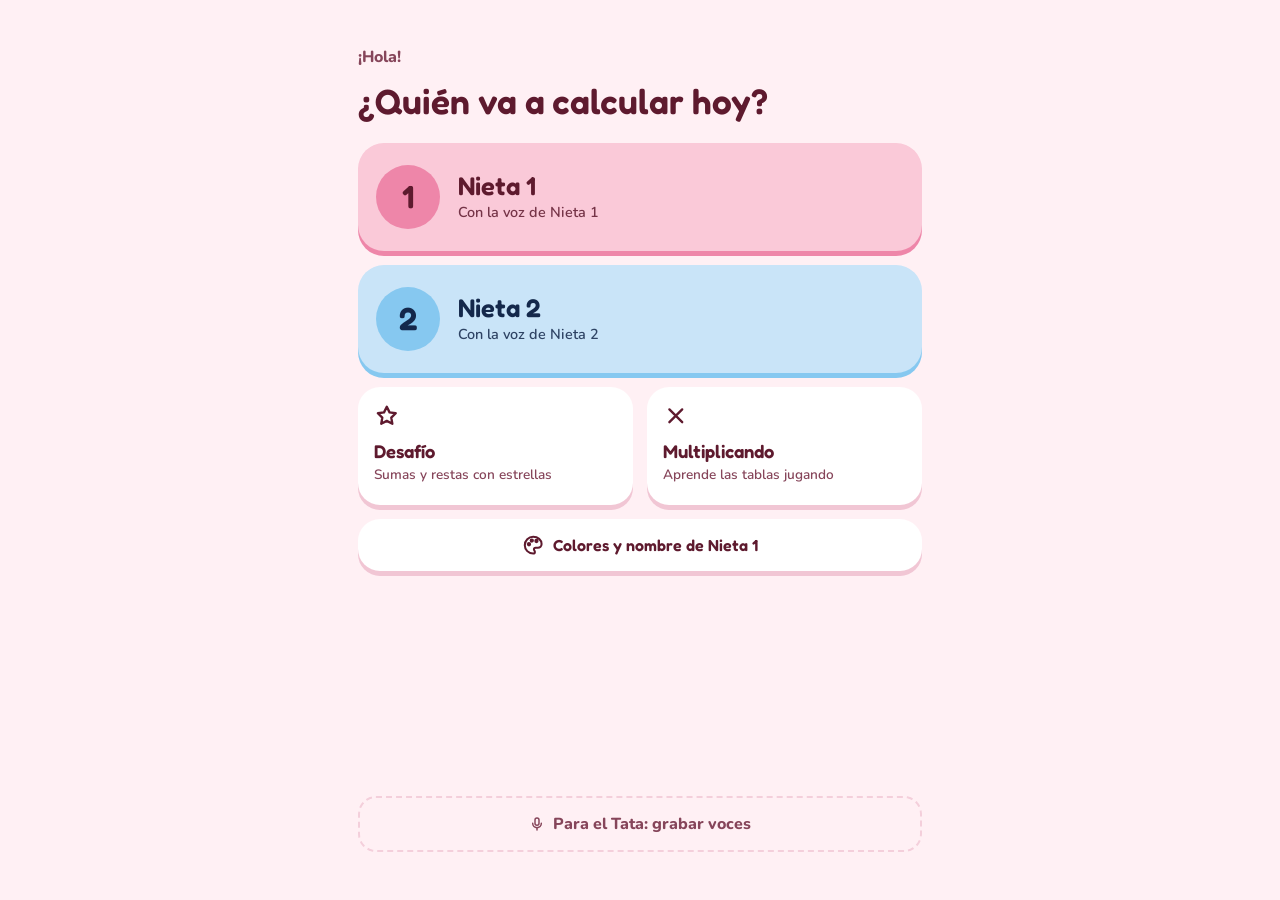
<file: index.html>
<!doctype html>
<html lang="es-CL" data-perfil="nieta1">
<head>
  <meta charset="utf-8">
  <meta name="viewport" content="width=device-width, initial-scale=1, viewport-fit=cover">
  <title>Calculadora de las nietas</title>
  <meta name="description" content="Calculadora que habla con la voz de cada nieta, y ayuda a aprender las tablas.">
  <meta name="theme-color" content="#FFF0F4">
  <meta name="apple-mobile-web-app-capable" content="yes">
  <meta name="mobile-web-app-capable" content="yes">
  <meta name="apple-mobile-web-app-title" content="Calculadora">
  <meta name="apple-mobile-web-app-status-bar-style" content="default">
  <link rel="manifest" href="manifest.webmanifest">
  <link rel="icon" href="iconos/icono.svg" type="image/svg+xml">
  <link rel="apple-touch-icon" href="iconos/apple-touch-icon.png">
  <link rel="preload" href="fuentes/fredoka.woff2" as="font" type="font/woff2" crossorigin>
  <link rel="preload" href="fuentes/nunito.woff2" as="font" type="font/woff2" crossorigin>
  <link rel="stylesheet" href="estilos.css">
</head>
<body>
  <main id="app" aria-live="off"></main>
  <p id="anuncio" class="oculto-visual" aria-live="polite"></p>
  <noscript>Esta calculadora necesita JavaScript.</noscript>
  <script type="module" src="js/app.js"></script>
</body>
</html>
</file>
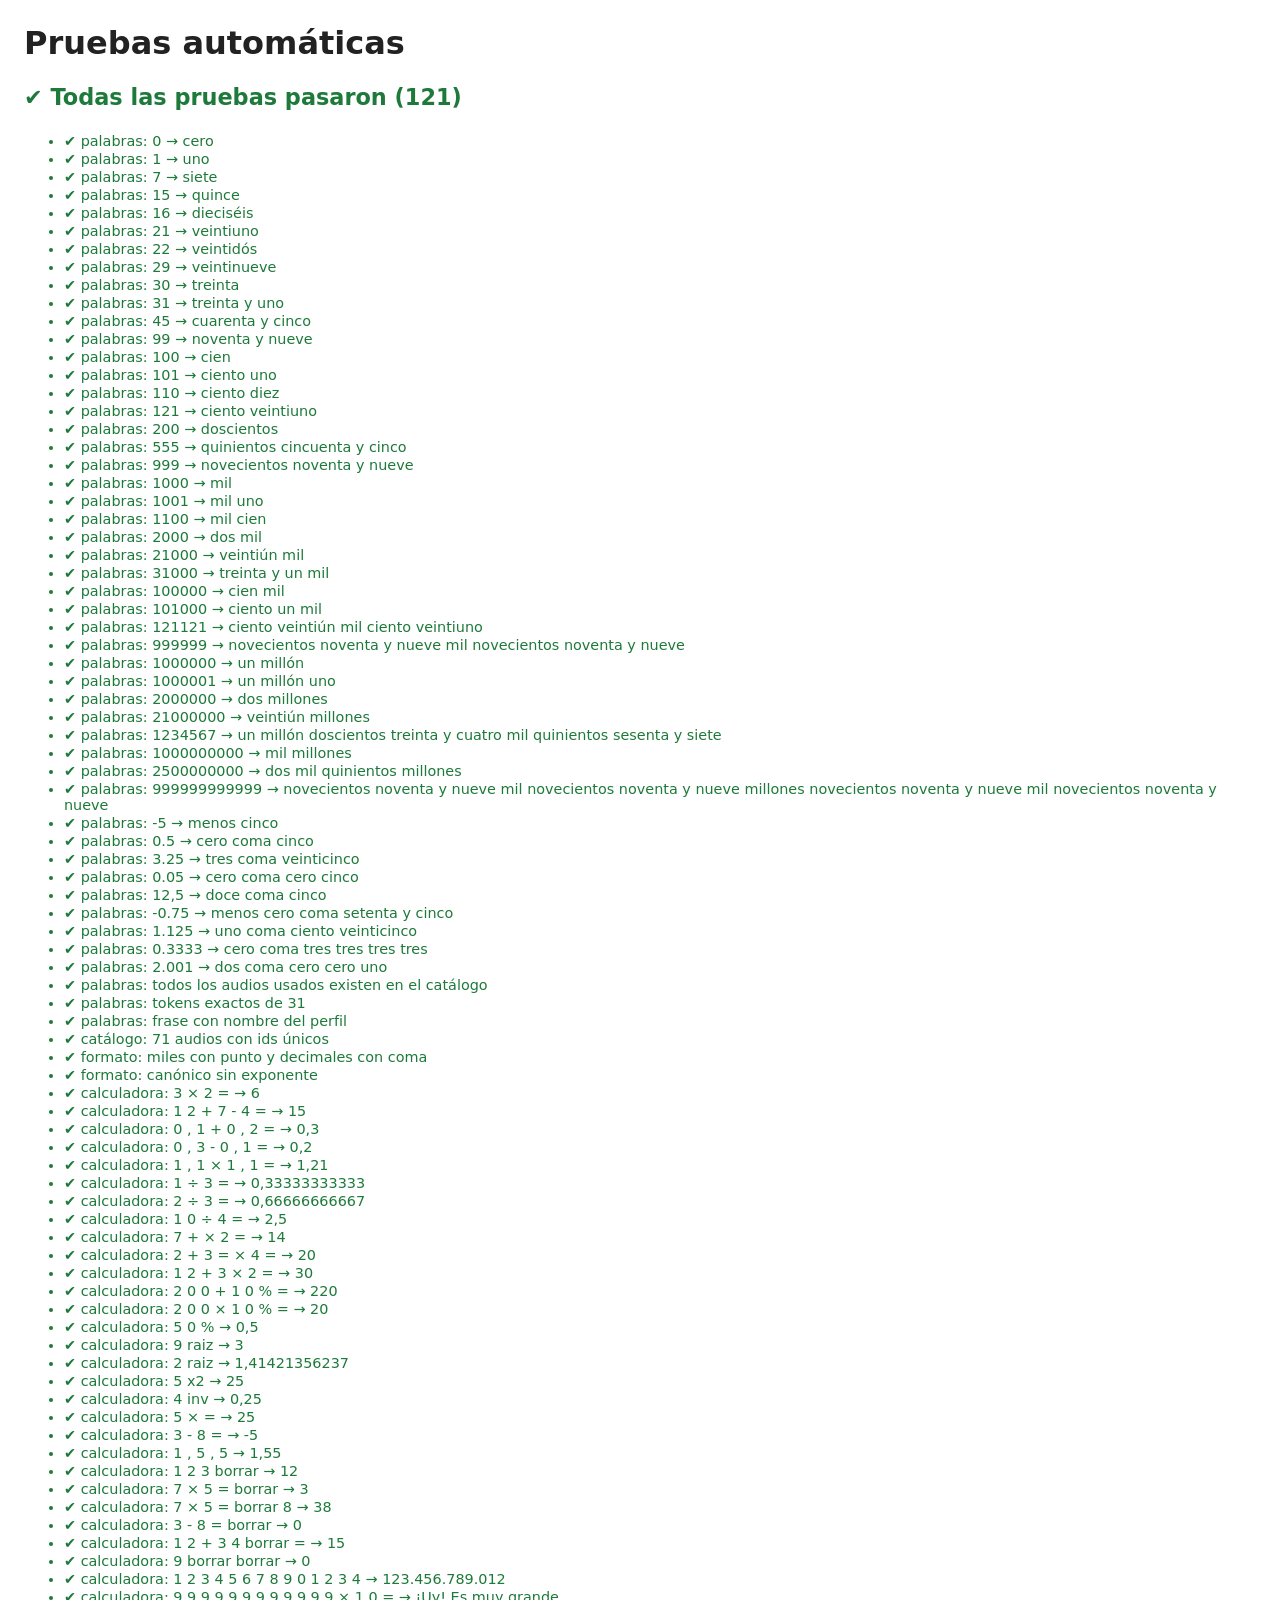
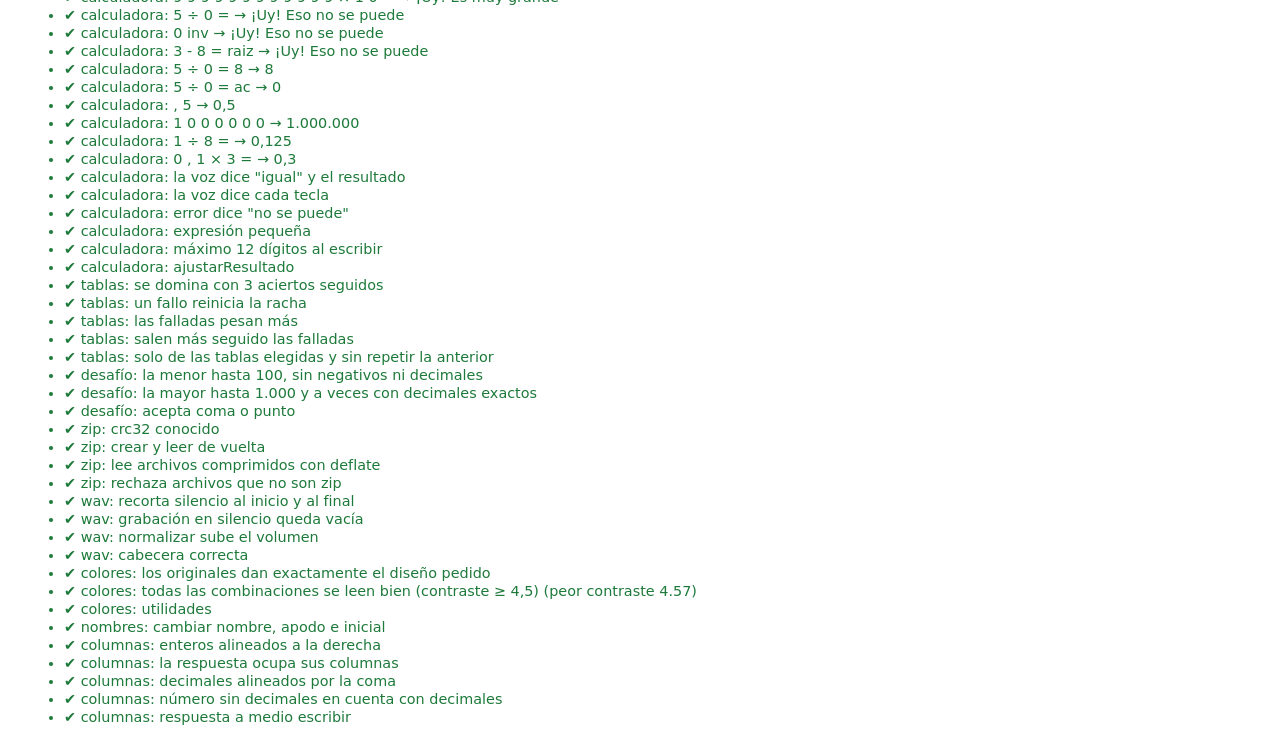
<file: pruebas/index.html>
<!doctype html>
<html lang="es">
<head>
  <meta charset="utf-8">
  <meta name="viewport" content="width=device-width, initial-scale=1">
  <title>Pruebas · Calculadora de las nietas</title>
  <style>
    body { font-family: system-ui, sans-serif; margin: 24px; color: #222; }
    #resumen { font-size: 1.4rem; font-weight: bold; }
    .bien { color: #1d7a3a; }
    .mal { color: #b3261e; }
    li { margin: 2px 0; font-size: .9rem; }
  </style>
</head>
<body>
  <h1>Pruebas automáticas</h1>
  <p id="resumen">Ejecutando…</p>
  <ul id="lista"></ul>
  <script type="module" src="pruebas.js"></script>
</body>
</html>
</file>
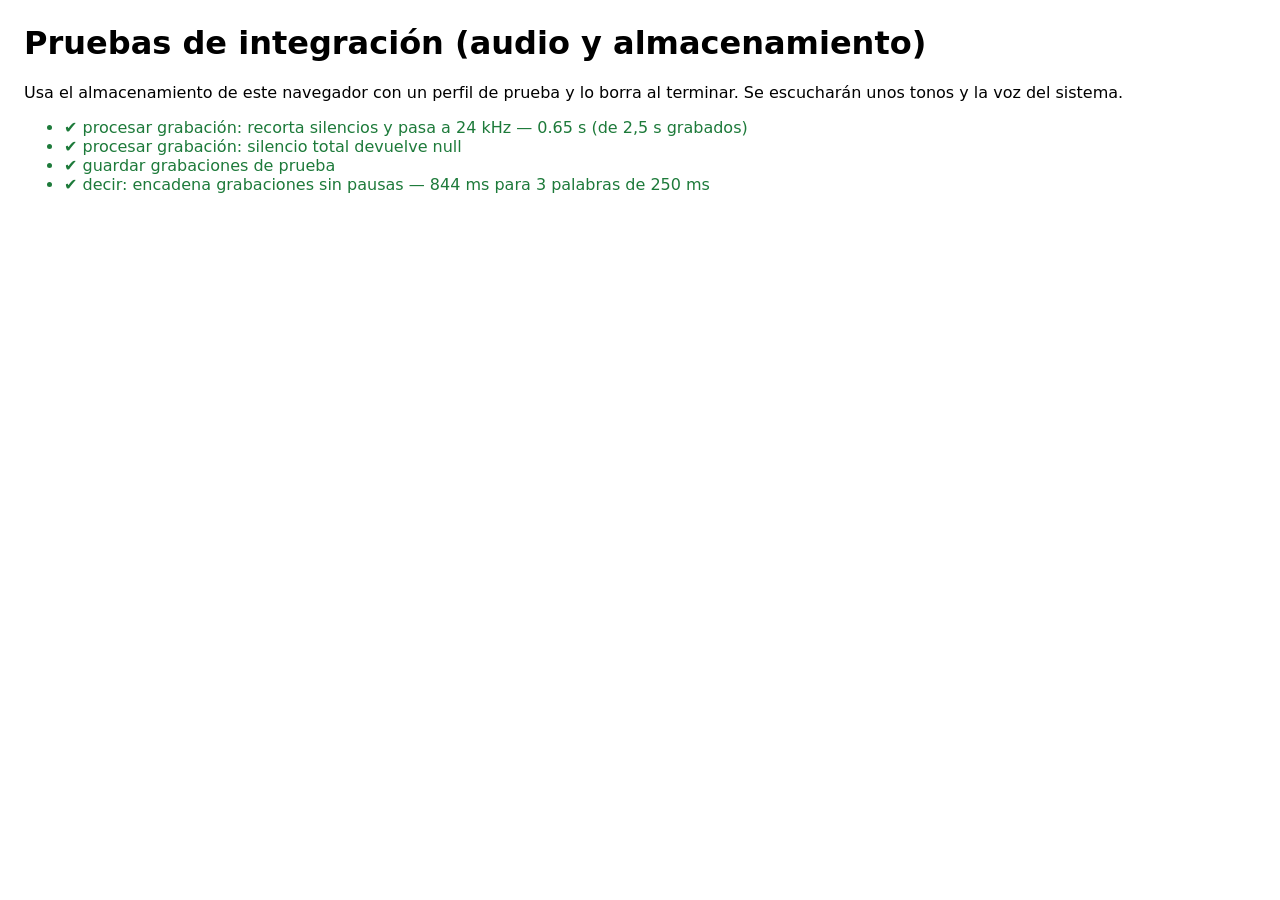
<file: pruebas/integracion.html>
<!doctype html>
<html lang="es">
<head>
  <meta charset="utf-8">
  <title>Integración</title>
  <style>body { font-family: system-ui, sans-serif; margin: 24px; } .bien { color: #1d7a3a; } .mal { color: #b3261e; }</style>
</head>
<body>
  <h1>Pruebas de integración (audio y almacenamiento)</h1>
  <p>Usa el almacenamiento de este navegador con un perfil de prueba y lo borra al terminar.
     Se escucharán unos tonos y la voz del sistema.</p>
  <ul id="lista"></ul>
  <script type="module">
    import * as db from '../js/db.js';
    import * as voz from '../js/voz.js';
    import { procesarGrabacion } from '../js/grabador.js';
    import { codificarWav } from '../js/logica/wav.js';
    import { crearZip, leerZip } from '../js/logica/zip.js';

    const lista = document.getElementById('lista');
    const resultados = [];
    async function prueba(nombre, fn) {
      const li = document.createElement('li');
      try { const extra = await fn(); li.className = 'bien'; li.textContent = '✔ ' + nombre + (extra ? ' — ' + extra : ''); resultados.push(true); }
      catch (e) { li.className = 'mal'; li.textContent = '✘ ' + nombre + ' — ' + e.message; resultados.push(false); }
      lista.appendChild(li);
    }
    const verdadero = (v, m) => { if (!v) throw new Error(m); };

    // Tono de prueba: silencio + tono + silencio
    function tono(frecuenciaTono, segundos, silencio = 0, muestreo = 24000) {
      const m = new Float32Array(Math.round((segundos + 2 * silencio) * muestreo));
      const ini = Math.round(silencio * muestreo), fin = ini + Math.round(segundos * muestreo);
      for (let i = ini; i < fin; i++) m[i] = 0.4 * Math.sin(2 * Math.PI * frecuenciaTono * i / muestreo);
      return codificarWav(m, muestreo).buffer;
    }
    const PERFIL = 'nieta1';
    const guardadosAntes = new Set(await db.listarAudios());
    const creados = [];

    await prueba('procesar grabación: recorta silencios y pasa a 24 kHz', async () => {
      const r = await procesarGrabacion(tono(440, 0.5, 1, 48000));
      verdadero(r, 'devolvió null');
      verdadero(r.duracion > 0.5 && r.duracion < 0.75, 'duración ' + r.duracion.toFixed(2) + ' s');
      verdadero(new DataView(r.wav).getUint32(24, true) === 24000, 'frecuencia distinta de 24 kHz');
      return r.duracion.toFixed(2) + ' s (de 2,5 s grabados)';
    });
    await prueba('procesar grabación: silencio total devuelve null', async () => {
      verdadero((await procesarGrabacion(tono(440, 0, 1))) === null, 'no devolvió null');
    });
    await prueba('guardar grabaciones de prueba', async () => {
      for (const [id, f] of [['n7', 523], ['igual', 659]]) {
        if (guardadosAntes.has(PERFIL + '/' + id)) continue;   // no pisar grabaciones reales
        await db.guardarAudio(PERFIL, id, tono(f, 0.25));
        creados.push(id);
      }
      await voz.actualizarLista();
      verdadero(voz.estaGrabado(PERFIL, 'n7') && voz.estaGrabado(PERFIL, 'igual'), 'no quedaron guardadas');
    });
    await prueba('decir: encadena grabaciones sin pausas', async () => {
      const t0 = performance.now();
      const ok = await voz.decir(['n7', 'igual', 'n7'], PERFIL, { forzar: true });
      const ms = performance.now() - t0;
      verdadero(ok, 'no terminó');
      verdadero(ms > 700 && ms < 1400, 'duró ' + Math.round(ms) + ' ms');
      return Math.round(ms) + ' ms para 3 palabras de 250 ms';
    });
    await prueba('decir: una frase nueva interrumpe la anterior', async () => {
      const primera = voz.decir(['n7', 'n7', 'n7', 'n7'], PERFIL, { forzar: true });
      await new Promise(r => setTimeout(r, 150));
      const segunda = voz.decir(['igual'], PERFIL, { forzar: true });
      verdadero((await primera) === false, 'la primera no se interrumpió');
      verdadero((await segunda) === true, 'la segunda no terminó');
    });
    await prueba('decir: usa la voz del sistema si falta una grabación', async () => {
      const ok = await voz.decir(['n7', 'mas', 'n7'], PERFIL, { forzar: true });
      verdadero(ok, 'no terminó');
      return 'hay voz del sistema: ' + (speechSynthesis.getVoices().filter(v => v.lang.startsWith('es')).map(v => v.lang).join(', ') || 'ninguna en español');
    });
    await prueba('exportar e importar zip con grabaciones reales de la base', async () => {
      const datos = await db.leerAudio(PERFIL, 'n7');
      const zip = crearZip([{ nombre: PERFIL + '/n7.wav', datos: new Uint8Array(datos) }]);
      const [leido] = await leerZip(zip);
      verdadero(leido.datos.length === datos.byteLength, 'tamaño distinto');
      const ctx = new AudioContext();
      const b = await ctx.decodeAudioData(leido.datos.slice().buffer);
      verdadero(Math.abs(b.duration - 0.25) < 0.02, 'duración ' + b.duration);
    });

    // Limpiar lo creado para la prueba
    for (const id of creados) { await db.borrarAudio(PERFIL, id); voz.olvidar(PERFIL, id); }
    await voz.actualizarLista();
    const fallidas = resultados.filter(r => !r).length;
    document.title = fallidas ? `FALLARON ${fallidas} de ${resultados.length}` : `PASARON ${resultados.length}`;
  </script>
</body>
</html>
</file>
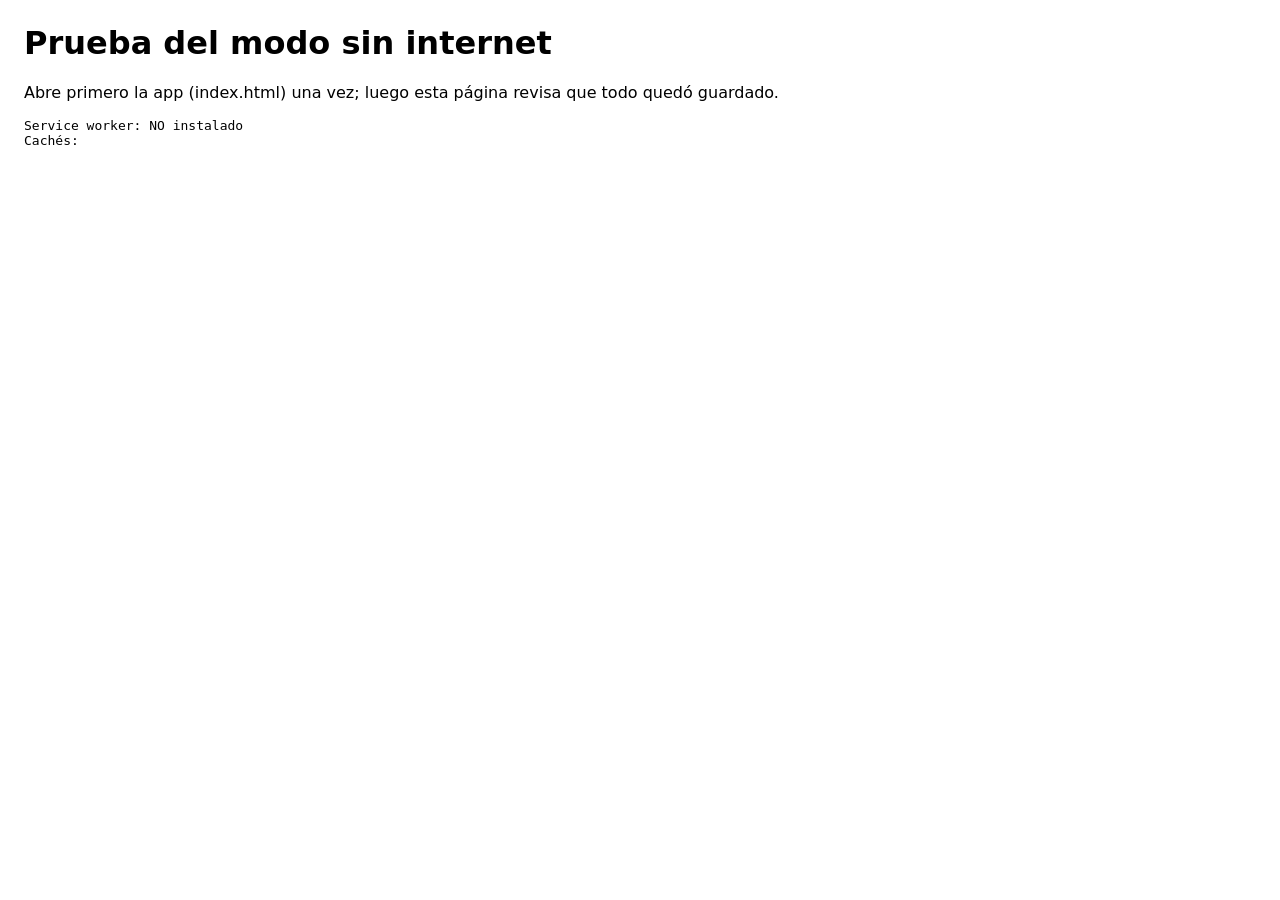
<file: pruebas/offline.html>
<!doctype html>
<html lang="es">
<head><meta charset="utf-8"><title>Offline</title>
<style>body { font-family: system-ui, sans-serif; margin: 24px; }</style></head>
<body>
  <h1>Prueba del modo sin internet</h1>
  <p>Abre primero la app (index.html) una vez; luego esta página revisa que todo quedó guardado.</p>
  <pre id="r">Revisando…</pre>
  <script type="module">
    const r = document.getElementById('r');
    const reg = await navigator.serviceWorker.getRegistration('../');
    const lineas = [];
    lineas.push('Service worker: ' + (reg && reg.active ? 'activo (' + reg.active.state + ')' : 'NO instalado'));
    const nombres = await caches.keys();
    lineas.push('Cachés: ' + nombres.join(', '));
    let faltan = [];
    if (nombres.length) {
      const cache = await caches.open(nombres[0]);
      const guardados = (await cache.keys()).map(q => new URL(q.url).pathname);
      lineas.push('Archivos guardados: ' + guardados.length);
      const texto = await (await fetch('../sw.js', { cache: 'no-store' })).text();
      const lista = [...texto.matchAll(/^\s+'([^']+)',?$/gm)].map(m => m[1]);
      faltan = lista.filter(a => !guardados.includes(new URL('../' + a, location.href).pathname));
      lineas.push('Faltan: ' + (faltan.join(', ') || 'ninguno'));
    }
    r.textContent = lineas.join('\n');
    document.title = reg && reg.active && nombres.length && !faltan.length ? 'OFFLINE OK' : 'OFFLINE FALLA';
  </script>
</body>
</html>
</file>
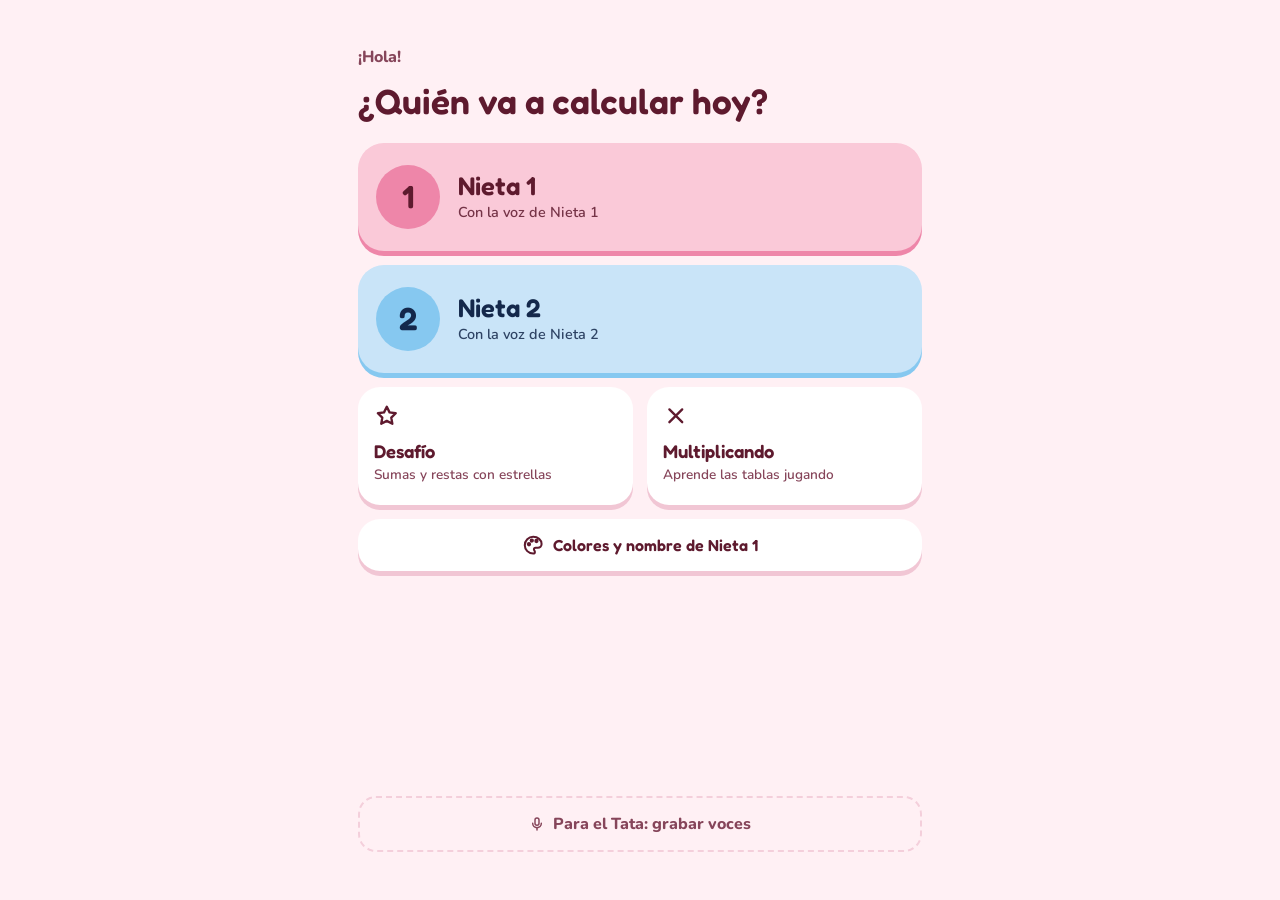
<file: pruebas/vista.html>
<!doctype html>
<html lang="es-CL" data-perfil="nieta1">
<head>
  <meta charset="utf-8">
  <meta name="viewport" content="width=device-width, initial-scale=1">
  <meta name="theme-color" content="#FFF0F4">
  <title>Vista de prueba</title>
  <link rel="stylesheet" href="../estilos.css">
  <!--
    Herramienta para revisar pantallas: abre una pantalla con un perfil y simula toques.
    Ejemplo: vista.html?perfil=nieta2&ruta=multiplicando&clics=[data-modo=mapa]
    Los errores de JavaScript se muestran en un recuadro rojo.
  -->
</head>
<body>
  <main id="app"></main>
  <p id="anuncio" class="oculto-visual" aria-live="polite"></p>
  <script>
    const mostrarError = m => {
      const d = document.createElement('pre');
      d.style.cssText = 'position:fixed;bottom:0;left:0;right:0;background:#b3261e;color:#fff;padding:8px;margin:0;font-size:12px;white-space:pre-wrap;z-index:99';
      d.textContent = 'ERROR: ' + m;
      document.body.appendChild(d);
    };
    window.addEventListener('error', e => mostrarError(e.message + ' @ ' + e.filename + ':' + e.lineno));
    window.addEventListener('unhandledrejection', e => mostrarError(String(e.reason && e.reason.stack || e.reason)));
  </script>
  <script type="module">
    const q = new URLSearchParams(location.search);
    if (q.get('ancho')) {
      const s = document.createElement('style');
      s.textContent = `html { width: ${q.get('ancho')}px; overflow-x: hidden; } #app { max-width: ${q.get('ancho')}px; margin: 0; }`;
      document.head.appendChild(s);
    }
    const { app } = await import('../js/app.js');
    if (q.get('mudo')) {
      const voz = await import('../js/voz.js');
      voz.estado.activa = false;
    }
    await new Promise(r => setTimeout(r, 300));
    if (q.get('perfil')) await app.cambiarPerfil(q.get('perfil'), { redibujar: false });
    if (q.get('ruta') === 'estudio') app.estudioAbierto = true;
    if (q.get('sembrar')) {
      // Avance de ejemplo para ver el mapa y las estrellas pintadas
      const db = await import('../js/db.js');
      const p = {};
      for (const a of [1, 2, 5, 10]) for (let b = 1; b <= 10; b++) p[a + 'x' + b] = { racha: 3, fallos: 0, intentos: 3 };
      for (let b = 1; b <= 6; b++) p['3x' + b] = { racha: 1, fallos: 1, intentos: 2 };
      await db.guardarDato('tablas-' + app.perfil, p);
      await db.guardarDato('desafio-' + app.perfil, { estrellas: 7, aciertos: 38 });
    }
    if (q.get('ruta')) app.ir(q.get('ruta'));
    await new Promise(r => setTimeout(r, 700));
    for (const selector of (q.get('clics') || '').split('|').filter(Boolean)) {
      const el = document.querySelector(selector);
      if (!el) { mostrarError('No encontré ' + selector); break; }
      el.click();
      await new Promise(r => setTimeout(r, 250));
    }
    document.body.dataset.listo = '1';
  </script>
</body>
</html>
</file>
<file: estilos.css>
/* ---------- Tipografías (incluidas para funcionar sin internet) ---------- */
@font-face {
  font-family: 'Fredoka';
  src: url('fuentes/fredoka.woff2') format('woff2');
  font-weight: 300 700;
  font-display: swap;
}
@font-face {
  font-family: 'Nunito';
  src: url('fuentes/nunito.woff2') format('woff2');
  font-weight: 200 1000;
  font-display: swap;
}

/* ---------- Temas por perfil ---------- */
:root,
[data-perfil="nieta1"] {
  --fondo: #FFF0F4;
  --texto: #5E1A2E;
  --texto2: #86455A;
  --fn: #FBDDE6;
  --op: #FAC9D8;
  --acento: #EE86A9;
  --sombra-acento: #C25580;
  --sombra-blanca: #F1C6D4;
  --sombra-fn: #EDB9CA;
  --sombra-op: #E3A2B8;
  --borde: #F4CFDB;
  --tarjeta: #FFFFFF;
  --suave: #FFF7F9;
}
[data-perfil="nieta2"] {
  --fondo: #EEF6FC;
  --texto: #14284B;
  --texto2: #40597D;
  --fn: #DCEBF7;
  --op: #C9E4F8;
  --acento: #86C8F0;
  --sombra-acento: #4E9DD0;
  --sombra-blanca: #C9DDEE;
  --sombra-fn: #B5D0E7;
  --sombra-op: #9FC7E6;
  --borde: #CFE2F2;
  --tarjeta: #FFFFFF;
  --suave: #F6FAFE;
}

* { box-sizing: border-box; }
html { -webkit-text-size-adjust: 100%; }
body {
  margin: 0;
  min-height: 100vh;
  min-height: 100dvh;
  background: var(--fondo);
  color: var(--texto);
  font-family: 'Nunito', system-ui, sans-serif;
  font-weight: 600;
  transition: background-color .3s, color .3s;
  -webkit-tap-highlight-color: transparent;
  overscroll-behavior: none;
}
button { font: inherit; color: inherit; cursor: pointer; touch-action: manipulation; -webkit-user-select: none; user-select: none; -webkit-touch-callout: none; }
button:disabled { cursor: default; opacity: .45; }
:focus-visible { outline: 3px solid var(--sombra-acento); outline-offset: 3px; }
h1, h2, h3, .fredoka { font-family: 'Fredoka', 'Nunito', sans-serif; font-weight: 600; margin: 0; }
.oculto-visual { position: absolute; top: 0; left: 0; width: 1px; height: 1px; overflow: hidden; clip: rect(0 0 0 0); white-space: nowrap; }
svg { display: block; }

#app {
  max-width: 540px;
  margin: 0 auto;
  padding: max(14px, env(safe-area-inset-top)) 18px max(18px, env(safe-area-inset-bottom));
  min-height: 100vh;
  min-height: 100dvh;
  display: flex;
  flex-direction: column;
}
.pantalla { display: flex; flex-direction: column; gap: 14px; flex: 1; animation: aparecer .25s ease-out; }
@keyframes aparecer { from { opacity: 0; transform: translateY(6px); } }

/* ---------- Tecla física (base de todos los botones grandes) ---------- */
.tecla {
  --color: var(--tarjeta);
  --sombra: var(--sombra-blanca);
  background: var(--color);
  border: 0;
  border-radius: 22px;
  box-shadow: 0 5px 0 var(--sombra);
  color: var(--texto);
  transition: transform .06s, box-shadow .06s, background-color .2s;
  display: inline-flex;
  align-items: center;
  justify-content: center;
  gap: 8px;
}
.tecla:active:not(:disabled), .tecla.apretada {
  transform: translateY(4px);
  box-shadow: 0 1px 0 var(--sombra);
}
.tecla.fn { --color: var(--fn); --sombra: var(--sombra-fn); }
.tecla.op { --color: var(--op); --sombra: var(--sombra-op); }
.tecla.acento { --color: var(--acento); --sombra: var(--sombra-acento); }

.boton {
  min-height: 52px;
  padding: 0 22px;
  font-family: 'Fredoka', sans-serif;
  font-size: 1.15rem;
  font-weight: 600;
}

/* ---------- Encabezados ---------- */
.volver {
  align-self: flex-start;
  background: none;
  border: 0;
  padding: 6px 4px;
  color: var(--texto2);
  font-size: .95rem;
  font-weight: 800;
  display: inline-flex;
  align-items: center;
  gap: 2px;
  min-height: 40px;
}
.encabezado {
  display: flex;
  align-items: flex-end;
  justify-content: space-between;
  gap: 12px;
}
.encabezado .antetitulo { font-size: .85rem; color: var(--texto2); font-weight: 800; }
.encabezado h1 { font-size: 1.9rem; line-height: 1.1; }
.subtitulo { color: var(--texto2); font-size: .95rem; margin: 2px 0 0; }

/* Selector de nieta */
.selector-perfil {
  display: inline-flex;
  background: var(--fn);
  border-radius: 999px;
  padding: 4px;
  gap: 2px;
  flex-shrink: 0;
}
.selector-perfil button {
  border: 0;
  background: none;
  border-radius: 999px;
  min-height: 40px;
  min-width: 56px;
  padding: 0 14px;
  font-family: 'Fredoka', sans-serif;
  font-weight: 600;
  color: var(--texto2);
}
.selector-perfil button[aria-pressed="true"] {
  background: var(--acento);
  color: var(--texto);
  box-shadow: 0 2px 0 var(--sombra-acento);
}

/* Pestañas (Aprendo / Practico / Mapa) */
.pestanas { display: grid; grid-auto-flow: column; grid-auto-columns: 1fr; gap: 8px; }
.pestanas button {
  min-height: 48px;
  border-radius: 16px;
  border: 2px solid var(--borde);
  background: var(--tarjeta);
  font-family: 'Fredoka', sans-serif;
  font-weight: 600;
  font-size: 1rem;
  display: inline-flex; align-items: center; justify-content: center; gap: 6px;
}
.pestanas button[aria-selected="true"] { background: var(--op); border-color: var(--acento); }

/* ---------- Inicio ---------- */
.inicio .saludo { color: var(--texto2); font-weight: 800; margin: 18px 0 0; }
.inicio h1 { font-size: 2.2rem; line-height: 1.1; margin-bottom: 8px; }
.tarjeta-perfil {
  width: 100%;
  min-height: 108px;
  padding: 18px;
  justify-content: flex-start;
  gap: 18px;
  text-align: left;
  border-radius: 26px;
}
/* Cada tarjeta usa los colores de su nieta (clase .tema-nieta1 / .tema-nieta2) */
.tarjeta-perfil { --color: var(--op); --sombra: var(--acento); color: var(--texto); }
.avatar {
  width: 64px; height: 64px;
  border-radius: 50%;
  display: grid; place-items: center;
  font-family: 'Fredoka', sans-serif;
  font-size: 2rem; font-weight: 600;
  flex-shrink: 0;
  background: var(--acento);
  color: var(--texto);
}
.vista-previa .avatar { width: 48px; height: 48px; font-size: 1.5rem; }
.boton-colores { width: 100%; font-size: 1rem; }
.boton-colores svg { font-size: 1.4rem; }
.tarjeta-perfil .nombre { font-family: 'Fredoka', sans-serif; font-size: 1.6rem; font-weight: 600; display: block; }
.tarjeta-perfil .detalle { font-size: .9rem; opacity: .85; }
.accesos { display: grid; grid-template-columns: 1fr 1fr; gap: 14px; }
.acceso {
  flex-direction: column;
  align-items: flex-start;
  text-align: left;
  padding: 16px;
  min-height: 118px;
  gap: 4px;
  justify-content: flex-start;
}
.acceso svg { font-size: 1.6rem; margin-bottom: 8px; }
.acceso strong { font-family: 'Fredoka', sans-serif; font-size: 1.15rem; font-weight: 600; }
.acceso span { font-size: .85rem; color: var(--texto2); line-height: 1.25; }
.espaciador { flex: 1; }
.boton-tata {
  position: relative;
  overflow: hidden;
  width: 100%;
  min-height: 56px;
  border: 2px dashed var(--borde);
  border-radius: 18px;
  background: transparent;
  color: var(--texto2);
  font-weight: 800;
  display: flex; align-items: center; justify-content: center; gap: 8px;
}
.boton-tata .relleno {
  position: absolute; inset: 0;
  background: var(--op);
  transform-origin: left;
  transform: scaleX(0);
  z-index: -1;
}
.boton-tata.cargando .relleno { transform: scaleX(1); transition: transform 3s linear; }
.boton-tata { z-index: 0; }
.pista { text-align: center; color: var(--texto2); font-size: .85rem; min-height: 1.2em; margin: 0; }

/* ---------- Calculadora ---------- */
.visor {
  background: var(--tarjeta);
  border-radius: 26px;
  padding: 14px 18px 12px;
  box-shadow: 0 4px 0 var(--borde);
}
.visor .expresion {
  text-align: right;
  color: var(--texto2);
  font-family: 'Fredoka', sans-serif;
  font-size: 1.15rem;
  min-height: 1.5em;
  white-space: nowrap;
  overflow: hidden;
  text-overflow: ellipsis;
}
.visor .numero {
  text-align: right;
  font-family: 'Fredoka', sans-serif;
  font-weight: 600;
  font-size: 3.4rem;
  line-height: 1.15;
  white-space: nowrap;
  overflow: hidden;
  min-height: 1.15em;
}
.visor .numero.mediano { font-size: 2.6rem; }
.visor .numero.chico { font-size: 2rem; }
.visor .numero.mensaje { font-size: 1.9rem; }
.visor .linea { border-top: 2px dashed var(--borde); margin: 8px 0 10px; }
.habla { display: flex; align-items: center; gap: 10px; }
.habla .avatar { width: 38px; height: 38px; font-size: 1.1rem; }
.burbuja {
  flex: 1;
  background: var(--fn);
  border-radius: 14px;
  padding: 8px 12px;
  font-weight: 800;
  font-size: .95rem;
  display: flex; align-items: center; justify-content: space-between; gap: 8px;
  min-height: 38px;
}
.burbuja .onda { font-size: 1.2rem; color: var(--texto2); flex-shrink: 0; }
.burbuja.hablando .onda { animation: latido .6s ease-in-out infinite alternate; color: var(--sombra-acento); }
@keyframes latido { to { transform: scaleY(.55); } }

.extras { display: grid; grid-template-columns: repeat(4, 1fr); gap: 10px; }
.extras button {
  min-height: 48px;
  border-radius: 16px;
  border: 2px solid var(--borde);
  background: var(--tarjeta);
  font-family: 'Fredoka', sans-serif;
  font-weight: 600;
  font-size: 1.05rem;
  display: inline-flex; align-items: center; justify-content: center; gap: 5px;
  white-space: nowrap;
  padding: 0 4px;
  transition: transform .06s;
}
.extras button svg { font-size: 1.15rem; flex-shrink: 0; }
.extras button:active { transform: translateY(2px); }
.extras button[aria-pressed="true"] { background: var(--op); border-color: var(--acento); }

/* La calculadora ocupa justo el alto de la pantalla: el teclado toma el espacio que queda
   y sus teclas se achican o agrandan para que siempre se vea completa, sin desplazarse. */
#app:has(> .calculadora) { height: 100vh; height: 100dvh; min-height: 0; overflow-y: auto; }
.calculadora { min-height: 0; }
.calculadora .teclado {
  flex: 1 1 auto;
  min-height: 0;
  max-height: 560px;
  grid-auto-rows: minmax(44px, 1fr);
}
.calculadora .teclado .tecla { min-height: 0; }   /* el alto lo decide la fila */
.teclado { display: grid; grid-template-columns: repeat(4, 1fr); gap: 12px; padding-bottom: 6px; }
.teclado .tecla {
  min-height: 44px;
  font-family: 'Fredoka', sans-serif;
  font-weight: 600;
  font-size: 1.75rem;
}
.teclado .tecla.fn, .teclado .tecla.chica { font-size: 1.35rem; }
.teclado .tecla.op, .teclado .tecla.acento { font-size: 2.1rem; }
.teclado .tecla svg { font-size: 1.6rem; }
.pie { text-align: center; color: var(--texto2); font-size: .8rem; margin: 2px 0 0; }

/* ---------- Diálogo de ayuda ---------- */
dialog {
  border: 0;
  border-radius: 26px;
  padding: 22px;
  max-width: min(460px, calc(100vw - 32px));
  background: var(--tarjeta);
  color: var(--texto);
  box-shadow: 0 10px 40px rgba(0,0,0,.18);
}
dialog::backdrop { background: rgba(30, 20, 40, .35); }
dialog h2 { font-size: 1.5rem; margin-bottom: 10px; }
dialog dl { display: grid; grid-template-columns: auto 1fr; gap: 8px 14px; margin: 0 0 16px; align-items: center; }
dialog dt { font-family: 'Fredoka', sans-serif; font-weight: 600; background: var(--fn); border-radius: 10px; padding: 4px 10px; text-align: center; min-width: 48px; display: flex; justify-content: center; }
dialog dd { margin: 0; color: var(--texto2); }

/* ---------- Tarjeta genérica ---------- */
.tarjeta {
  background: var(--tarjeta);
  border-radius: 26px;
  padding: 18px;
  box-shadow: 0 4px 0 var(--borde);
}
.centrado { text-align: center; }
.etiqueta-mayus { font-size: .8rem; letter-spacing: .08em; text-transform: uppercase; color: var(--texto2); font-weight: 800; }

/* ---------- Multiplicando ---------- */
.tablas-grilla { display: grid; grid-template-columns: repeat(5, 1fr); gap: 10px; }
.tablas-grilla .tecla { min-height: 64px; flex-direction: column; gap: 0; font-family: 'Fredoka', sans-serif; font-weight: 600; font-size: 1.6rem; line-height: 1; }
.tablas-grilla .tecla small { font-family: 'Nunito', sans-serif; font-size: .7rem; font-weight: 800; color: var(--texto2); margin-top: 4px; }
.tablas-grilla .tecla[aria-pressed="true"] { --color: var(--acento); --sombra: var(--sombra-acento); }
.tablas-grilla .tecla[aria-pressed="true"] small { color: var(--texto); }
.operacion-grande {
  font-family: 'Fredoka', sans-serif;
  font-weight: 600;
  font-size: 3.6rem;
  line-height: 1.1;
  text-align: center;
  display: flex; align-items: center; justify-content: center; gap: .25em;
  flex-wrap: wrap;
}
.operacion-grande .resultado {
  min-width: 1.4em;
  border-radius: 16px;
  background: var(--fn);
  padding: 0 .2em;
  color: var(--texto);
}
.operacion-grande .resultado.vacio { color: var(--texto2); }
.puntos {
  display: grid;
  gap: 6px;
  justify-content: center;
  margin: 12px auto 4px;
}
.puntos span { width: var(--tam, 18px); height: var(--tam, 18px); border-radius: 50%; background: var(--acento); box-shadow: 0 2px 0 var(--sombra-acento); }
.puntos .fila-nueva { animation: aparecer .3s ease-out backwards; }
.leyenda-puntos { text-align: center; color: var(--texto2); font-size: .9rem; margin: 4px 0 0; }
.fila-botones { display: flex; gap: 12px; justify-content: center; align-items: center; }
.boton-redondo { width: 60px; height: 60px; border-radius: 50%; padding: 0; font-size: 1.6rem; flex-shrink: 0; }
.avance-texto { text-align: center; color: var(--texto2); font-weight: 800; margin: 0; }

.opciones { display: flex; flex-direction: column; gap: 10px; }
.interruptor {
  display: flex; align-items: center; justify-content: space-between; gap: 12px;
  background: var(--tarjeta); border-radius: 18px; padding: 12px 16px; border: 2px solid var(--borde);
  min-height: 60px; width: 100%; text-align: left;
}
.interruptor .icono-texto { display: flex; align-items: center; gap: 10px; }
.interruptor .icono-texto svg { font-size: 1.4rem; color: var(--texto2); flex-shrink: 0; }
.interruptor small { display: block; color: var(--texto2); font-weight: 600; }
.interruptor .perilla { width: 52px; height: 30px; border-radius: 999px; background: var(--borde); position: relative; flex-shrink: 0; transition: background .2s; }
.interruptor .perilla::after { content: ''; position: absolute; top: 3px; left: 3px; width: 24px; height: 24px; border-radius: 50%; background: #fff; transition: transform .2s; box-shadow: 0 1px 3px rgba(0,0,0,.2); }
.interruptor[aria-checked="true"] .perilla { background: var(--acento); }
.interruptor[aria-checked="true"] .perilla::after { transform: translateX(22px); }

.marcadores { display: flex; justify-content: space-between; gap: 10px; }
.marcador { display: flex; align-items: center; gap: 6px; background: var(--tarjeta); border-radius: 999px; padding: 6px 14px; font-family: 'Fredoka', sans-serif; font-weight: 600; font-size: 1.1rem; box-shadow: 0 3px 0 var(--borde); }
.marcador svg { color: var(--sombra-acento); }
.marcador.urgente { background: var(--acento); }

.pregunta .operacion-grande { font-size: 3rem; }
.respuesta-caja {
  min-width: 2.2em;
  border-bottom: 5px solid var(--acento);
  color: var(--texto);
  text-align: center;
}
.respuesta-caja.vacia { color: var(--borde); }
.aviso { text-align: center; font-family: 'Fredoka', sans-serif; font-weight: 600; font-size: 1.3rem; min-height: 1.6em; margin: 0; }
.aviso.bien { color: #1F7A45; }
.aviso.mal { color: var(--sombra-acento); }
.sacudir { animation: sacudir .35s; }
@keyframes sacudir { 20%, 60% { transform: translateX(-8px); } 40%, 80% { transform: translateX(8px); } }
.celebrar { animation: celebrar .5s; }
@keyframes celebrar { 50% { transform: scale(1.08); } }

.teclado-respuesta { display: grid; grid-template-columns: repeat(3, 1fr); gap: 12px; }
.teclado-respuesta .tecla { min-height: 64px; font-family: 'Fredoka', sans-serif; font-weight: 600; font-size: 1.8rem; }
.teclado-respuesta .tecla svg { font-size: 1.6rem; }
.teclado-respuesta.con-coma { grid-template-columns: repeat(4, 1fr); }

/* Mapa de avance 10×10 */
.mapa { display: grid; grid-template-columns: repeat(11, 1fr); gap: 4px; }
.mapa .cab { font-family: 'Fredoka', sans-serif; font-weight: 600; font-size: .85rem; color: var(--texto2); display: grid; place-items: center; aspect-ratio: 1; }
.mapa button {
  aspect-ratio: 1;
  border: 0;
  border-radius: 8px;
  background: var(--suave);
  box-shadow: inset 0 0 0 1.5px var(--borde);
  font-family: 'Fredoka', sans-serif;
  font-size: .8rem;
  font-weight: 600;
  color: var(--texto2);
  padding: 0;
  min-width: 0;
}
.mapa button.en-camino { background: var(--op); color: var(--texto); box-shadow: none; }
.mapa button.dominada { background: var(--acento); color: var(--texto); box-shadow: 0 2px 0 var(--sombra-acento); }
.leyenda { display: flex; flex-wrap: wrap; gap: 8px 16px; justify-content: center; font-size: .85rem; color: var(--texto2); }
.leyenda span { display: inline-flex; align-items: center; gap: 6px; }
.leyenda i { width: 16px; height: 16px; border-radius: 5px; display: inline-block; }

/* ---------- Desafío ---------- */
.estrellas { display: flex; flex-wrap: wrap; gap: 4px; justify-content: center; color: var(--sombra-acento); font-size: 1.6rem; min-height: 1.6rem; }
.progreso-estrella { display: flex; gap: 8px; justify-content: center; }
.progreso-estrella i { width: 14px; height: 14px; border-radius: 50%; background: var(--borde); display: block; }
.progreso-estrella i.lleno { background: var(--acento); box-shadow: 0 2px 0 var(--sombra-acento); }
.estrella-ganada { position: fixed; inset: 0; display: grid; place-items: center; pointer-events: none; z-index: 10; }
.estrella-ganada svg { font-size: 10rem; color: var(--acento); filter: drop-shadow(0 6px 0 var(--sombra-acento)); animation: estrella 1.6s ease-out forwards; }
@keyframes estrella { 0% { transform: scale(.2) rotate(-30deg); opacity: 0; } 30% { transform: scale(1.1) rotate(5deg); opacity: 1; } 70% { transform: scale(1); opacity: 1; } 100% { transform: scale(1.3); opacity: 0; } }

/* Cuenta en columnas, como en el cuaderno */
.cuenta-columnas {
  --ancho-cifra: .64em;
  --ancho-coma: .32em;
  --ancho-signo: .8em;
  display: grid;
  justify-content: center;
  row-gap: 2px;
  font-family: 'Fredoka', sans-serif;
  font-weight: 600;
  font-size: 2.6rem;
  line-height: 1.2;
  margin: 0 auto;
}
.cuenta-columnas .celda { text-align: center; min-height: 1.2em; }
.cuenta-columnas .signo { color: var(--sombra-acento); text-align: left; }
.cuenta-columnas .raya { grid-column: 1 / -1; height: 5px; border-radius: 3px; background: var(--texto); margin: 4px 0 6px; }
.cuenta-columnas .celda.respuesta { background: var(--suave); box-shadow: inset 0 -3px 0 var(--acento); border-radius: 8px; margin: 0 1px; }
.cuenta-columnas .celda.respuesta.coma { background: none; box-shadow: none; }
.cuenta-columnas .celda.vacia { color: var(--texto2); opacity: .55; }
.cuenta-columnas .celda.correcta { background: var(--op); }
@media (min-width: 700px) { .cuenta-columnas { font-size: 3.2rem; } }

/* ---------- Colores y nombre ---------- */
.grupo-colores { border: 0; margin: 0; }
.grupo-colores h2, .personalizar .tarjeta h2 { font-size: 1.25rem; }
.muestras { display: grid; grid-template-columns: repeat(5, 1fr); gap: 10px; margin-top: 12px; }
.muestra {
  aspect-ratio: 1;
  border-radius: 50%;
  border: 3px solid #FFFFFF;
  background: var(--muestra);
  box-shadow: 0 0 0 2px var(--borde), 0 3px 0 2px var(--borde);
  display: grid;
  place-items: center;
  font-size: 1.5rem;
  color: var(--texto);
  padding: 0;
  min-width: 0;
  min-height: 48px;
}
.muestra[aria-pressed="true"] { box-shadow: 0 0 0 4px var(--texto); }
.campo { display: block; margin-top: 12px; font-weight: 800; color: var(--texto2); }
.campo small { font-weight: 600; }
.campo input {
  display: block;
  width: 100%;
  margin-top: 6px;
  min-height: 52px;
  border: 2px solid var(--borde);
  border-radius: 16px;
  padding: 0 16px;
  font: 600 1.3rem 'Fredoka', sans-serif;
  color: var(--texto);
  background: var(--suave);
}
.campo input:focus { outline: none; border-color: var(--acento); }
.vista-previa { display: flex; align-items: center; gap: 12px; flex-wrap: wrap; background: var(--fondo); box-shadow: inset 0 0 0 2px var(--borde); }
.vista-previa .vp-nombre { flex: 1; min-width: 140px; color: var(--texto2); }
.vista-previa .vp-nombre strong { color: var(--texto); font-family: 'Fredoka', sans-serif; font-size: 1.2rem; }
.vp-teclas { display: flex; gap: 8px; }
.vp-teclas .tecla { width: 48px; height: 48px; font-family: 'Fredoka', sans-serif; font-weight: 600; font-size: 1.4rem; border-radius: 16px; }

/* ---------- Estudio de grabación ---------- */
.barra { height: 12px; border-radius: 999px; background: var(--tarjeta); overflow: hidden; box-shadow: inset 0 0 0 2px var(--borde); }
.barra > div { height: 100%; background: var(--acento); border-radius: 999px; transition: width .3s; }
.ahora-di .texto-grande { font-family: 'Fredoka', sans-serif; font-weight: 600; font-size: 2.2rem; margin: 6px 0 14px; display: flex; align-items: baseline; justify-content: center; gap: 14px; flex-wrap: wrap; }
.ahora-di .texto-grande .simbolo { font-size: 3.2rem; }
.boton-microfono { width: 88px; height: 88px; border-radius: 50%; font-size: 2.2rem; padding: 0; }
.boton-microfono.grabando { --color: #E0506F; --sombra: #A8304B; color: #fff; animation: pulso 1s ease-in-out infinite; }
[data-perfil="nieta2"] .boton-microfono.grabando { --color: #3B8FD0; --sombra: #1F5F94; }
@keyframes pulso { 50% { box-shadow: 0 5px 0 var(--sombra), 0 0 0 12px rgba(224, 80, 111, .18); } }
.estado-grabacion { text-align: center; color: var(--texto2); font-size: .9rem; margin: 12px 0 0; min-height: 2.4em; }
.grupo-titulo { display: flex; justify-content: space-between; align-items: baseline; margin: 6px 2px 0; }
.grupo-titulo h2 { font-size: 1.15rem; }
.grupo-titulo span { color: var(--texto2); font-size: .85rem; font-weight: 800; }
.lista-audios { display: grid; grid-template-columns: repeat(4, 1fr); gap: 8px; }
.lista-audios button {
  min-height: 48px;
  border: 2px solid transparent;
  border-radius: 14px;
  background: var(--tarjeta);
  font-family: 'Fredoka', sans-serif;
  font-weight: 600;
  font-size: .88rem;
  display: flex; align-items: center; justify-content: center; gap: 3px;
  padding: 4px 4px;
  line-height: 1.1;
  box-shadow: 0 3px 0 var(--borde);
  min-width: 0;
}
.lista-audios.frases { grid-template-columns: 1fr 1fr; }
.lista-audios button .marca { color: #1F7A45; flex-shrink: 0; }
.lista-audios button.pendiente { background: var(--fn); }
.lista-audios button.pendiente .marca { color: var(--texto2); }
.lista-audios button[aria-current="true"] { border-color: var(--sombra-acento); background: var(--op); }
.lista-audios button .txt { overflow: hidden; text-overflow: ellipsis; white-space: nowrap; }
.acciones-zip { display: grid; grid-template-columns: 1fr 1fr; gap: 12px; }
.acciones-zip .tecla { min-height: 56px; }
.nota { color: var(--texto2); font-size: .85rem; text-align: center; margin: 0; }

/* ---------- Pantallas grandes (tablet) ---------- */
@media (min-width: 700px) {
  #app { max-width: 600px; padding-top: 28px; }
  .teclado { gap: 16px; }
  .teclado .tecla { min-height: 80px; font-size: 2.1rem; }
  .visor .numero { font-size: 4.2rem; }
  .visor .numero.mediano { font-size: 3.2rem; }
  .visor .numero.chico { font-size: 2.5rem; }
  .teclado-respuesta .tecla { min-height: 76px; }
  .operacion-grande { font-size: 4.4rem; }
}
@media (max-width: 360px) {
  #app { padding-left: 12px; padding-right: 12px; }
  .teclado { gap: 9px; }
  .visor .numero { font-size: 2.8rem; }
  .visor .numero.mediano { font-size: 2.2rem; }
  .visor .numero.chico { font-size: 1.7rem; }
  .lista-audios { grid-template-columns: repeat(3, 1fr); }
}
/* Pantallas bajas (la mayoría de los celulares): todo un poco más compacto */
@media (max-height: 820px) {
  .calculadora { gap: 10px; }
  .calculadora .volver { min-height: 30px; padding: 0 4px; }
  .calculadora .encabezado h1 { font-size: 1.6rem; }
  .calculadora .selector-perfil button { min-height: 36px; }
  .visor { padding: 10px 16px 10px; border-radius: 22px; }
  .visor .expresion { font-size: 1rem; }
  .visor .numero { font-size: 2.8rem; }
  .visor .numero.mediano { font-size: 2.2rem; }
  .visor .numero.chico { font-size: 1.7rem; }
  .visor .numero.mensaje { font-size: 1.6rem; }
  .visor .linea { margin: 6px 0 8px; }
  .habla .avatar { width: 32px; height: 32px; font-size: 1rem; }
  .burbuja { min-height: 32px; padding: 5px 12px; }
  .extras button { min-height: 40px; }
  .calculadora .teclado { gap: 10px; }
  .calculadora .pie { display: none; }
}
@media (max-height: 680px) {
  .calculadora .antetitulo { display: none; }
  .calculadora .encabezado h1 { font-size: 1.35rem; }
  .visor .numero { font-size: 2.4rem; }
  .habla { display: none; }
  .visor .linea { display: none; }
  .calculadora .teclado { gap: 8px; }
}
@media (prefers-reduced-motion: reduce) {
  *, *::before, *::after { animation-duration: .01ms !important; transition-duration: .01ms !important; }
}
</file>
